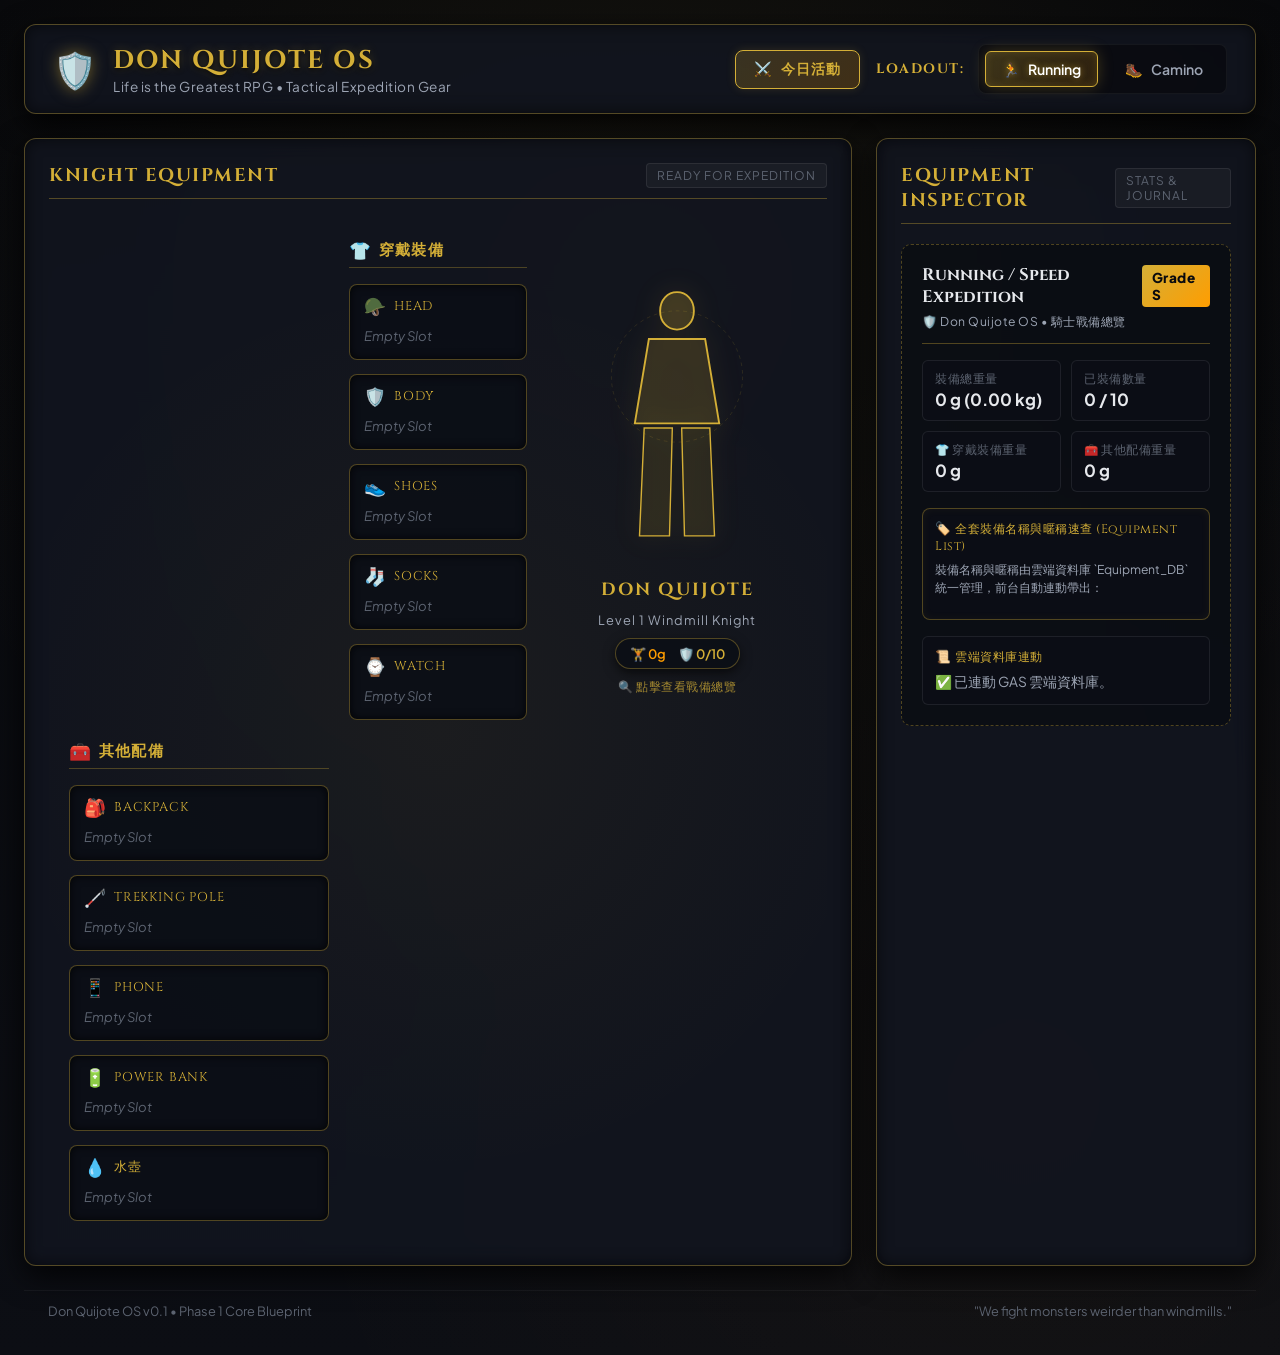
<file: index.html>
<!DOCTYPE html>
<html lang="zh-TW">
<head>
    <meta charset="UTF-8">
    <meta name="viewport" content="width=device-width, initial-scale=1.0">
    <!-- Prevent Search Engine Indexing (Privacy Protection) -->
    <meta name="robots" content="noindex, nofollow, noarchive, nosnippet">
    <meta name="googlebot" content="noindex, nofollow, noarchive, nosnippet">
    <title>Don Quijote OS - RPG Adventure Inventory</title>
    <!-- Favicon & App Icon -->
    <link rel="icon" type="image/png" href="assets/favicon.png">
    <link rel="apple-touch-icon" href="assets/favicon.png">
    <!-- Google Fonts for RPG Fantasy Typography -->
    <link rel="preconnect" href="https://fonts.googleapis.com">
    <link rel="preconnect" href="https://fonts.gstatic.com" crossorigin>
    <link href="https://fonts.googleapis.com/css2?family=Cinzel:wght@500;700;900&family=Plus+Jakarta+Sans:wght@400;500;600;700&display=swap" rel="stylesheet">
    <link rel="stylesheet" href="style.css?v=0.1.6">
</head>
<body>
    <div class="rpg-container">
        <!-- Header / Navigation Bar -->
        <header class="app-header">
            <div class="brand">
                <div class="brand-icon">🛡️</div>
                <div>
                    <h1 class="app-title">DON QUIJOTE OS</h1>
                    <p class="app-subtitle">Life is the Greatest RPG • Tactical Expedition Gear</p>
                </div>
            </div>
            
            <div class="header-actions">
                <!-- Record Expedition Action Button -->
                <button class="btn-expedition-trigger" id="btn-open-expedition">
                    <span class="btn-icon">⚔️</span>
                    <span class="btn-text">今日活動</span>
                </button>

                <!-- Loadout Switch Buttons -->
                <nav class="loadout-nav">
                    <span class="loadout-label">LOADOUT:</span>
                    <div class="loadout-buttons">
                        <button class="loadout-btn active" data-loadout="running">
                            <span class="btn-icon">🏃</span>
                            <span class="btn-text">Running</span>
                        </button>
                        <button class="loadout-btn" data-loadout="camino">
                            <span class="btn-icon">🥾</span>
                            <span class="btn-text">Camino</span>
                        </button>
                    </div>
                </nav>
            </div>
        </header>

        <!-- Main Content Area -->
        <main class="main-layout">
            <!-- Left & Center: Character Equipment Screen -->
            <section class="character-section">
                <div class="section-header">
                    <h2 class="section-title">KNIGHT EQUIPMENT</h2>
                    <span class="status-badge">READY FOR EXPEDITION</span>
                </div>

                <div class="paperdoll-container">
                    <!-- Background ambient ring & glow -->
                    <div class="paperdoll-glow"></div>

                    <!-- Left Equipment Slots Column: 👕 穿戴裝備 -->
                    <div class="slots-column slots-left">
                        <div class="slots-category-header">
                            <span class="category-icon">👕</span>
                            <span class="category-title">穿戴裝備</span>
                        </div>

                        <div class="eq-slot" data-slot="head" id="slot-head">
                            <div class="slot-header">
                                <span class="slot-icon">🪖</span>
                                <span class="slot-name">Head</span>
                            </div>
                            <div class="slot-content">
                                <span class="slot-item-placeholder">Empty Slot</span>
                            </div>
                        </div>

                        <div class="eq-slot" data-slot="body" id="slot-body">
                            <div class="slot-header">
                                <span class="slot-icon">🛡️</span>
                                <span class="slot-name">Body</span>
                            </div>
                            <div class="slot-content">
                                <span class="slot-item-placeholder">Empty Slot</span>
                            </div>
                        </div>

                        <div class="eq-slot" data-slot="shoes" id="slot-shoes">
                            <div class="slot-header">
                                <span class="slot-icon">👟</span>
                                <span class="slot-name">Shoes</span>
                            </div>
                            <div class="slot-content">
                                <span class="slot-item-placeholder">Empty Slot</span>
                            </div>
                        </div>

                        <div class="eq-slot" data-slot="socks" id="slot-socks">
                            <div class="slot-header">
                                <span class="slot-icon">🧦</span>
                                <span class="slot-name">Socks</span>
                            </div>
                            <div class="slot-content">
                                <span class="slot-item-placeholder">Empty Slot</span>
                            </div>
                        </div>

                        <div class="eq-slot" data-slot="watch" id="slot-watch">
                            <div class="slot-header">
                                <span class="slot-icon">⌚</span>
                                <span class="slot-name">Watch</span>
                            </div>
                            <div class="slot-content">
                                <span class="slot-item-placeholder">Empty Slot</span>
                            </div>
                        </div>
                    </div>

                    <!-- Center Character Avatar Silhouette -->
                    <div class="character-avatar" id="knight-avatar-btn" title="點擊檢視騎士戰備總覽">
                        <div class="avatar-frame">
                            <div class="silhouette-art">
                                <svg viewBox="0 0 200 320" class="knight-svg">
                                    <path d="M100 30 C110 30 118 38 118 50 C118 62 110 70 100 70 C90 70 82 62 82 50 C82 38 90 30 100 30 Z" fill="rgba(212, 175, 55, 0.2)" stroke="#d4af37" stroke-width="2" />
                                    <path d="M70 80 L130 80 L145 170 L55 170 Z" fill="rgba(212, 175, 55, 0.15)" stroke="#d4af37" stroke-width="2" />
                                    <path d="M65 175 L95 175 L92 290 L60 290 Z" fill="rgba(212, 175, 55, 0.1)" stroke="#d4af37" stroke-width="1.5" />
                                    <path d="M105 175 L135 175 L140 290 L108 290 Z" fill="rgba(212, 175, 55, 0.1)" stroke="#d4af37" stroke-width="1.5" />
                                    <!-- Windmill Crest Aura -->
                                    <circle cx="100" cy="120" r="70" fill="none" stroke="rgba(212, 175, 55, 0.15)" stroke-width="1" stroke-dasharray="4 4" />
                                </svg>
                            </div>
                            <div class="knight-title">DON QUIJOTE</div>
                            <div class="knight-class">Level 1 Windmill Knight</div>
                            <div class="avatar-badge" id="avatar-total-badge">
                                <span class="badge-weight">🏋️ ---g</span>
                                <span class="badge-count">🛡️ 10/10</span>
                            </div>
                            <div class="avatar-click-hint">🔍 點擊查看戰備總覽</div>
                        </div>
                    </div>

                    <!-- Right Equipment Slots Column: 🧰 其他配備 -->
                    <div class="slots-column slots-right">
                        <div class="slots-category-header">
                            <span class="category-icon">🧰</span>
                            <span class="category-title">其他配備</span>
                        </div>

                        <div class="eq-slot" data-slot="backpack" id="slot-backpack">
                            <div class="slot-header">
                                <span class="slot-icon">🎒</span>
                                <span class="slot-name">Backpack</span>
                            </div>
                            <div class="slot-content">
                                <span class="slot-item-placeholder">Empty Slot</span>
                            </div>
                        </div>

                        <div class="eq-slot" data-slot="trekking-pole" id="slot-trekking-pole">
                            <div class="slot-header">
                                <span class="slot-icon">🦯</span>
                                <span class="slot-name">Trekking Pole</span>
                            </div>
                            <div class="slot-content">
                                <span class="slot-item-placeholder">Empty Slot</span>
                            </div>
                        </div>

                        <div class="eq-slot" data-slot="phone" id="slot-phone">
                            <div class="slot-header">
                                <span class="slot-icon">📱</span>
                                <span class="slot-name">Phone</span>
                            </div>
                            <div class="slot-content">
                                <span class="slot-item-placeholder">Empty Slot</span>
                            </div>
                        </div>

                        <div class="eq-slot" data-slot="power-bank" id="slot-power-bank">
                            <div class="slot-header">
                                <span class="slot-icon">🔋</span>
                                <span class="slot-name">Power Bank</span>
                            </div>
                            <div class="slot-content">
                                <span class="slot-item-placeholder">Empty Slot</span>
                            </div>
                        </div>

                        <div class="eq-slot" data-slot="water" id="slot-water">
                            <div class="slot-header">
                                <span class="slot-icon">💧</span>
                                <span class="slot-name">水壺</span>
                            </div>
                            <div class="slot-content">
                                <span class="slot-item-placeholder">Empty Slot</span>
                            </div>
                        </div>
                    </div>
                </div>
            </section>

            <!-- Right: Equipment Panel Inspector (Blank / Ready state) -->
            <aside class="panel-section">
                <div class="section-header">
                    <h2 class="section-title">EQUIPMENT INSPECTOR</h2>
                    <span class="panel-status">STATS & JOURNAL</span>
                </div>

                <div class="equipment-panel" id="equipment-panel">
                    <div class="panel-empty-state">
                        <div class="empty-icon">📜</div>
                        <h3 class="empty-title">Select an Gear Slot</h3>
                        <p class="empty-desc">Click on any equipment slot to inspect item specifications, weight, ratings, and battle logs against modern windmills.</p>
                    </div>
                </div>
            </aside>
        </main>
        
        <!-- Footer -->
        <footer class="app-footer">
            <span>Don Quijote OS v0.1 • Phase 1 Core Blueprint</span>
            <span>"We fight monsters weirder than windmills."</span>
        </footer>
    </div>

    <!-- Toast Notification Banner -->
    <div id="toast-notification" class="toast-notification"></div>

    <!-- Expedition Log Modal Dialog -->
    <div id="expedition-modal" class="modal-overlay hidden">
        <div class="modal-card">
            <!-- Modal Header -->
            <div class="modal-header">
                <div class="modal-title-group">
                    <span class="modal-icon">⚔️</span>
                    <div>
                        <h2 class="modal-title">RECORD EXPEDITION LOG</h2>
                        <p class="modal-subtitle">遠征戰報錄入 • 記錄對抗現代風車的冒險經驗</p>
                    </div>
                </div>
                <div class="modal-actions-group">
                    <button type="button" class="btn-garmin-sync" id="btn-sync-garmin" title="從本機 Garmin API 一鍵同步最新活動資料">
                        <span class="garmin-spin-icon">🔄</span> 同步 Garmin 965 最新活動
                    </button>
                    <button class="modal-close-btn" id="btn-close-modal">&times;</button>
                </div>
            </div>

            <!-- Modal Tab Selector -->
            <div class="modal-tabs">
                <button class="modal-tab-btn active" data-tab="running">
                    <span>🏃‍♂️</span> Run
                </button>
                <button class="modal-tab-btn" data-tab="citywalk">
                    <span>🌇</span> CityWalk
                </button>
                <button class="modal-tab-btn" data-tab="taipeigrandtrail">
                    <span>🥾</span> Taipei Grand Trail
                </button>
            </div>

            <!-- Modal Body Content -->
            <div class="modal-body">
                <!-- Equipment Selector (Common to all tabs) -->
                <div class="form-section">
                    <label class="form-label">
                        <span>🎒 今日穿戴裝備（Garmin 自動帶入 / 可自由點選或編輯）：</span>
                        <span class="label-hint">同步 Garmin 自動帶入綁定裝備，亦可手動輸入補充</span>
                    </label>
                    <div class="gear-chips-container" id="modal-gear-chips">
                        <!-- Dynamic Gear Chips Rendered by JS -->
                    </div>
                    <input type="text" id="modal-equipment-input" class="form-input" placeholder="例如: 「Banana」 MIZUNO REVOLT 3">
                </div>

                <!-- Tab 1: Running Log Form -->
                <form id="form-running" class="log-form">
                    <div class="form-section-title">📌 基礎跑步資訊</div>
                    <div class="form-grid">
                        <div class="form-group">
                            <label>📅 日期</label>
                            <input type="date" id="run-date" required>
                        </div>
                        <div class="form-group">
                            <label>🏃 科目</label>
                            <input type="text" id="run-subject" placeholder="例如: 慢跑 / 間歇 / 節奏跑">
                        </div>
                        <div class="form-group">
                            <label>📋 課表內容</label>
                            <input type="text" id="run-workout" placeholder="例如: 10K E跑 / 400m x 8">
                        </div>
                        <div class="form-group">
                            <label>📍 地點</label>
                            <input type="text" id="run-location" placeholder="例如: 大安森林公園 / 田徑場">
                        </div>
                        <div class="form-group">
                            <label>🌤️ 天氣與氣溫</label>
                            <input type="text" id="run-weather" placeholder="例如: 24°C 晴朗微風">
                        </div>
                        <div class="form-group">
                            <label>📏 距離 (KM)</label>
                            <input type="number" step="0.01" id="run-distance" placeholder="例如: 10.5" required>
                        </div>
                        <div class="form-group">
                            <label>⏱️ 時間</label>
                            <input type="text" id="run-duration" placeholder="例如: 55:30">
                        </div>
                        <div class="form-group">
                            <label>🫁 VO2Max 跑力</label>
                            <input type="text" id="run-vo2max" placeholder="例如: 52">
                        </div>
                    </div>

                    <div class="form-section-title">🏃‍♀️ 配速、步頻與跑姿力學</div>
                    <div class="form-grid">
                        <div class="form-group">
                            <label>🏃‍♀️ 跑步配速（平均）</label>
                            <input type="text" id="run-pace-avg" placeholder="例如: 5'15/km">
                        </div>
                        <div class="form-group">
                            <label>🏃‍♀️ 跑步配速（跑段）</label>
                            <input type="text" id="run-pace-interval" placeholder="例如: 4'30/km">
                        </div>
                        <div class="form-group">
                            <label>🏃🏻‍♂️ 平均步頻 (spm)</label>
                            <input type="number" id="run-cadence-avg" placeholder="例如: 182">
                        </div>
                        <div class="form-group">
                            <label>🏃🏼 最大步頻 (spm)</label>
                            <input type="number" id="run-cadence-max" placeholder="例如: 198">
                        </div>
                        <div class="form-group">
                            <label>🏃🏼 平均移動效率 (%)</label>
                            <input type="number" step="0.1" id="run-movement-efficiency" placeholder="例如: 8.5">
                        </div>
                        <div class="form-group">
                            <label>🏃🏼 平均垂直振幅 (cm)</label>
                            <input type="number" step="0.1" id="run-vertical-oscillation" placeholder="例如: 7.4">
                        </div>
                        <div class="form-group">
                            <label>🏃🏼 平均觸地時間 (毫秒)</label>
                            <input type="number" id="run-ground-contact-time" placeholder="例如: 215">
                        </div>
                        <div class="form-group">
                            <label>🎯 技術專注點</label>
                            <input type="text" id="run-tech" placeholder="例如: 前腳掌著地 / 核心挺直">
                        </div>
                    </div>

                    <div class="form-section-title">❤️ 心率數據與區間時間占比</div>
                    <div class="form-grid">
                        <div class="form-group">
                            <label>❤️ 平均心率 (bpm)</label>
                            <input type="number" id="run-hr-avg" placeholder="例如: 155">
                        </div>
                        <div class="form-group">
                            <label>💖 最大心率 (bpm)</label>
                            <input type="number" id="run-hr-max" placeholder="例如: 178">
                        </div>
                    </div>

                    <div class="hr-zones-section">
                        <label class="form-label-sub">💞 心率區間時間占比 (%) <span class="label-hint">未達 Z1 區間者自動歸入低強度熱身</span></label>
                        <div class="hr-zones-grid">
                            <div class="zone-input-group">
                                <span class="zone-tag z1">Z1 (141-160)</span>
                                <input type="number" step="0.1" id="run-z1-pct" placeholder="0~100">
                                <span class="unit-symbol">%</span>
                            </div>
                            <div class="zone-input-group">
                                <span class="zone-tag z2">Z2 (161-174)</span>
                                <input type="number" step="0.1" id="run-z2-pct" placeholder="0~100">
                                <span class="unit-symbol">%</span>
                            </div>
                            <div class="zone-input-group">
                                <span class="zone-tag z3">Z3 (175-179)</span>
                                <input type="number" step="0.1" id="run-z3-pct" placeholder="0~100">
                                <span class="unit-symbol">%</span>
                            </div>
                            <div class="zone-input-group">
                                <span class="zone-tag z4">Z4 (180-188)</span>
                                <input type="number" step="0.1" id="run-z4-pct" placeholder="0~100">
                                <span class="unit-symbol">%</span>
                            </div>
                            <div class="zone-input-group">
                                <span class="zone-tag z5">Z5 (188+)</span>
                                <input type="number" step="0.1" id="run-z5-pct" placeholder="0~100">
                                <span class="unit-symbol">%</span>
                            </div>
                        </div>
                    </div>

                    <div class="form-group full-width margin-top">
                        <label>💥 體感疲勞度 (0 ~ 10)：<span id="run-fatigue-val" class="value-highlight">5</span></label>
                        <input type="range" min="0" max="10" value="5" id="run-fatigue" class="rpg-slider">
                    </div>

                    <div class="form-group full-width">
                        <label>🩺 身體狀況與反應</label>
                        <input type="text" id="run-bodystate" placeholder="例如: 左膝微緊、整體狀態良好">
                    </div>

                    <div class="form-group full-width">
                        <label>📝 感想與風車對抗心得</label>
                        <textarea id="run-notes" rows="3" placeholder="記錄今天的跑步體驗與對抗現實的心得..."></textarea>
                    </div>
                </form>

                <!-- Tab 2: CityWalk Log Form (Hidden by default) -->
                <form id="form-citywalk" class="log-form hidden">
                    <div class="form-grid">
                        <div class="form-group">
                            <label>📅 日期</label>
                            <input type="date" id="walk-date" required>
                        </div>
                        <div class="form-group">
                            <label>🗺️ 微旅行主題</label>
                            <input type="text" id="walk-theme" placeholder="例如: 大稻埕舊城巡邏">
                        </div>
                        <div class="form-group">
                            <label>🚶 漫遊路線</label>
                            <input type="text" id="walk-route" placeholder="例如: 北門站 -> 迪化街 -> 碼頭">
                        </div>
                        <div class="form-group">
                            <label>📍 地點 / 區域</label>
                            <input type="text" id="walk-location" placeholder="例如: 台北市大同區">
                        </div>
                        <div class="form-group">
                            <label>🌤️ 天氣</label>
                            <input type="text" id="walk-weather" placeholder="例如: 26°C 舒適陰天">
                        </div>
                        <div class="form-group">
                            <label>📏 步行距離 (KM)</label>
                            <input type="number" step="0.01" id="walk-distance" placeholder="例如: 6.8" required>
                        </div>
                        <div class="form-group">
                            <label>⏱️ 探索時間</label>
                            <input type="text" id="walk-duration" placeholder="例如: 2小時15分">
                        </div>
                        <div class="form-group">
                            <label>👟 總步數</label>
                            <input type="number" id="walk-steps" placeholder="例如: 11200">
                        </div>
                        <div class="form-group">
                            <label>❤️ 平均心率</label>
                            <input type="text" id="walk-hr" placeholder="例如: 98 bpm">
                        </div>
                        <div class="form-group">
                            <label>🥤 途中補給</label>
                            <input type="text" id="walk-supply" placeholder="例如: 青草茶 + 永樂市場包子">
                        </div>
                        <div class="form-group">
                            <label>🎵 BGM 背景音樂</label>
                            <input type="text" id="walk-bgm" placeholder="例如: Lofi Hip Hop / Flamenco">
                        </div>
                        <div class="form-group">
                            <label>💡 今日一句話</label>
                            <input type="text" id="walk-quote" placeholder="例如: 騎士不需要名駒，只需要探索的雙腳">
                        </div>
                    </div>

                    <div class="form-group full-width margin-top">
                        <label>💥 體感疲勞度 (0 ~ 10)：<span id="walk-fatigue-val" class="value-highlight">4</span></label>
                        <input type="range" min="0" max="10" value="4" id="walk-fatigue" class="rpg-slider">
                    </div>

                    <!-- Star Ratings Grid -->
                    <div class="ratings-grid">
                        <div class="rating-box">
                            <label>🥾 Camino 朝聖指數</label>
                            <div class="star-rating" data-rating="walk-camino" data-value="4">
                                <span data-val="1">★</span><span data-val="2">★</span><span data-val="3">★</span><span data-val="4" class="active">★</span><span data-val="5">★</span>
                            </div>
                        </div>
                        <div class="rating-box">
                            <label>🧭 探索驚喜指數</label>
                            <div class="star-rating" data-rating="walk-explore" data-value="5">
                                <span data-val="1">★</span><span data-val="2">★</span><span data-val="3">★</span><span data-val="4">★</span><span data-val="5" class="active">★</span>
                            </div>
                        </div>
                        <div class="rating-box">
                            <label>🔄 想再訪指數</label>
                            <div class="star-rating" data-rating="walk-revisit" data-value="5">
                                <span data-val="1">★</span><span data-val="2">★</span><span data-val="3">★</span><span data-val="4">★</span><span data-val="5" class="active">★</span>
                            </div>
                        </div>
                    </div>

                    <div class="form-group full-width">
                        <label>🩺 身體狀況</label>
                        <input type="text" id="walk-bodystate" placeholder="例如: 輕鬆隨意、雙腳無恙">
                    </div>

                    <div class="form-group full-width">
                        <label>✨ 印象最深刻的事</label>
                        <textarea id="walk-memorable" rows="2" placeholder="例如: 發現隱藏在巷弄的老咖啡館與巨型風車壁畫..."></textarea>
                    </div>
                </form>

                <!-- Tab 3: Taipei Grand Trail Log Form (Hidden by default) -->
                <form id="form-taipeigrandtrail" class="log-form hidden">
                    <div class="form-section-title">📌 基礎資訊</div>
                    <div class="form-grid">
                        <div class="form-group">
                            <label>📅 日期</label>
                            <input type="date" id="tgt-date" required>
                        </div>
                        <div class="form-group">
                            <label>🥾 台北大縱走段數</label>
                            <select id="tgt-section" class="rpg-select">
                                <option value="第1段">第 1 段 (關渡 ➜ 二子坪)</option>
                                <option value="第2段">第 2 段 (二子坪 ➜ 小油坑)</option>
                                <option value="第3段">第 3 段 (小油坑 ➜ 風櫃口)</option>
                                <option value="第4段">第 4 段 (風櫃口 ➜ 捷運大湖公園站)</option>
                                <option value="第5段">第 5 段 (劍潭支線: 劍潭 ➜ 碧山嚴)</option>
                                <option value="第6段">第 6 段 (捷運中華科技大學 ➜ 捷運麟光站)</option>
                                <option value="第7段">第 7 段 (名德路 ➜ 貓空政大)</option>
                                <option value="第8段">第 8 段 (河濱自行車道: 捷運動物園站 ➜ 捷運關渡站)</option>
                            </select>
                        </div>
                        <div class="form-group">
                            <label>🗺️ 路線描述</label>
                            <input type="text" id="tgt-route" placeholder="例如: 捷運關渡站 -> 二子坪遊客服務站">
                        </div>
                        <div class="form-group">
                            <label>🏁 起點 ➜ 終點</label>
                            <input type="text" id="tgt-start-end" placeholder="例如: 關渡站 ➜ 二子坪">
                        </div>
                    </div>

                    <div class="form-section-title">🌤️ 環境與路況</div>
                    <div class="form-grid">
                        <div class="form-group">
                            <label>🌡️ 氣溫與天氣</label>
                            <input type="text" id="tgt-weather" placeholder="例如: 22°C 晴朗微風">
                        </div>
                    </div>
                    <div class="form-group full-width">
                        <label>⛰️ 路況特徵（點擊多選）：</label>
                        <div class="road-chips-container" id="tgt-road-chips">
                            <div class="road-chip" data-road="乾燥">☀️ 乾燥</div>
                            <div class="road-chip" data-road="潮濕">💧 潮濕</div>
                            <div class="road-chip" data-road="泥濘">🌧️ 泥濘</div>
                            <div class="road-chip" data-road="石階">🪜 石階</div>
                            <div class="road-chip" data-road="土徑">🌲 土徑</div>
                            <div class="road-chip" data-road="拉繩">🧗 拉繩</div>
                            <div class="road-chip" data-road="曝曬">🔥 曝曬</div>
                        </div>
                    </div>

                    <div class="form-section-title">🏃‍♂️ 運動與登山遙測</div>
                    <div class="form-grid">
                        <div class="form-group">
                            <label>📏 總距離 (KM)</label>
                            <input type="number" step="0.01" id="tgt-distance" placeholder="例如: 13.2" required>
                        </div>
                        <div class="form-group">
                            <label>⏱️ 總時間</label>
                            <input type="text" id="tgt-total-time" placeholder="例如: 5小時20分">
                        </div>
                        <div class="form-group">
                            <label>🚶‍♂️ 移動時間</label>
                            <input type="text" id="tgt-moving-time" placeholder="例如: 4小時10分">
                        </div>
                        <div class="form-group">
                            <label>☕ 停留時間</label>
                            <input type="text" id="tgt-rest-time" placeholder="例如: 1小時10分">
                        </div>
                        <div class="form-group">
                            <label>⚡ 平均速度</label>
                            <input type="text" id="tgt-avg-speed" placeholder="例如: 3.2 km/h">
                        </div>
                        <div class="form-group">
                            <label>👟 總步數</label>
                            <input type="number" id="tgt-steps" placeholder="例如: 22500">
                        </div>
                        <div class="form-group">
                            <label>📈 累積爬升 (m)</label>
                            <input type="number" id="tgt-elevation-gain" placeholder="例如: 850">
                        </div>
                        <div class="form-group">
                            <label>📉 累積下降 (m)</label>
                            <input type="number" id="tgt-elevation-loss" placeholder="例如: 620">
                        </div>
                    </div>

                    <div class="form-section-title">❤️ 生理、疲勞與路線難度</div>
                    <div class="form-grid">
                        <div class="form-group">
                            <label>❤️ 平均心率 (bpm)</label>
                            <input type="number" id="tgt-hr-avg" placeholder="例如: 138">
                        </div>
                        <div class="form-group">
                            <label>💖 最高心率 (bpm)</label>
                            <input type="number" id="tgt-hr-max" placeholder="例如: 165">
                        </div>
                    </div>

                    <div class="form-group full-width margin-top">
                        <label>💥 體感疲勞度 (0 ~ 10)：<span id="tgt-fatigue-val" class="value-highlight">6</span></label>
                        <input type="range" min="0" max="10" value="6" id="tgt-fatigue" class="rpg-slider">
                    </div>

                    <div class="form-group full-width">
                        <label>⛰️ 路線難度評估 (0 ~ 10)：<span id="tgt-difficulty-val" class="value-highlight">7</span></label>
                        <input type="range" min="0" max="10" value="7" id="tgt-difficulty" class="rpg-slider">
                    </div>

                    <div class="form-group full-width">
                        <label>🩺 身體狀況觀察</label>
                        <input type="text" id="tgt-bodystate" placeholder="例如: 股四頭肌微酸、右腳踝無不適">
                    </div>

                    <div class="form-section-title">🥪 補給與遠征體驗心得</div>
                    <div class="form-grid">
                        <div class="form-group">
                            <label>🥤 補給紀錄</label>
                            <input type="text" id="tgt-supply" placeholder="例如: 能量膠 x2 + 寶礦力 1L + 飯糰">
                        </div>
                        <div class="form-group">
                            <label>📸 今日最佳照片描述</label>
                            <input type="text" id="tgt-best-photo" placeholder="例如: 面向關渡平原的夕陽與騎士背影">
                        </div>
                        <div class="form-group">
                            <label>💚 今日最喜歡的一段</label>
                            <input type="text" id="tgt-favorite-section" placeholder="例如: 面天山步道林蔭石階">
                        </div>
                        <div class="form-group">
                            <label>🔥 今日最痛苦的一段</label>
                            <input type="text" id="tgt-hardest-section" placeholder="例如: 陡峭無遮蔽的高溫石階爬升">
                        </div>
                        <div class="form-group">
                            <label>💡 今天學到的一件事</label>
                            <input type="text" id="tgt-lesson-learned" placeholder="例如: 登山杖在長距離陡下能節省20%膝蓋衝擊">
                        </div>
                        <div class="form-group">
                            <label>💬 今日一句話</label>
                            <input type="text" id="tgt-quote" placeholder="例如: 台北大縱走是朝聖 Camino 最佳的前哨站">
                        </div>
                        <div class="form-group">
                            <label>🎵 今日 BGM</label>
                            <input type="text" id="tgt-bgm" placeholder="例如: Acoustic Guitar / Epic Adventure RPG OST">
                        </div>
                    </div>

                    <!-- Star Ratings Grid -->
                    <div class="ratings-grid">
                        <div class="rating-box">
                            <label>🥾 Camino 相似度</label>
                            <div class="star-rating" data-rating="tgt-camino" data-value="4">
                                <span data-val="1">★</span><span data-val="2">★</span><span data-val="3">★</span><span data-val="4" class="active">★</span><span data-val="5">★</span>
                            </div>
                        </div>
                        <div class="rating-box">
                            <label>🏞️ 景觀指數</label>
                            <div class="star-rating" data-rating="tgt-scenery" data-value="5">
                                <span data-val="1">★</span><span data-val="2">★</span><span data-val="3">★</span><span data-val="4">★</span><span data-val="5" class="active">★</span>
                            </div>
                        </div>
                        <div class="rating-box">
                            <label>🧗 挑戰指數</label>
                            <div class="star-rating" data-rating="tgt-challenge" data-value="4">
                                <span data-val="1">★</span><span data-val="2">★</span><span data-val="3">★</span><span data-val="4" class="active">★</span><span data-val="5">★</span>
                            </div>
                        </div>
                        <div class="rating-box">
                            <label>🔄 再訪指數</label>
                            <div class="star-rating" data-rating="tgt-revisit" data-value="5">
                                <span data-val="1">★</span><span data-val="2">★</span><span data-val="3">★</span><span data-val="4">★</span><span data-val="5" class="active">★</span>
                            </div>
                        </div>
                    </div>

                    <div class="form-group full-width">
                        <label>📝 復盤（下次可以更好的地方）</label>
                        <textarea id="tgt-review" rows="3" placeholder="記錄裝備調整、水份補給時機、體能配速調整與下次遠征改善方案..."></textarea>
                    </div>
                </form>
            </div>

            <!-- Modal Footer Action -->
            <div class="modal-footer">
                <button type="button" class="btn-cancel" id="btn-cancel-modal">取消</button>
                <button type="button" class="btn-submit-log" id="btn-save-copy-prompt">
                    <span>📋</span> 儲存並複製 AI 分析 Prompt
                </button>
            </div>
        </div>
    </div>

    <script src="app.js?v=clean_016"></script>
</body>
</html>
</file>
<file: style.css>
/* ==========================================================================
   DON QUIJOTE OS - DESIGN SYSTEM & RPG STYLESHEET (v0.1)
   ========================================================================== */

/* Modern CSS Reset & Color Variables */
:root {
    --bg-dark: #090a0e;
    --bg-card: rgba(18, 22, 32, 0.85);
    --bg-card-hover: rgba(28, 34, 48, 0.95);
    --bg-slot: rgba(12, 15, 23, 0.9);
    
    --border-gold: rgba(212, 175, 55, 0.35);
    --border-gold-glow: rgba(212, 175, 55, 0.8);
    --border-muted: rgba(255, 255, 255, 0.08);

    --accent-gold: #d4af37;
    --accent-amber: #ff9d00;
    --accent-crimson: #c93b3b;
    --accent-cyan: #3bc9db;
    
    --text-primary: #e6e8ec;
    --text-secondary: #9da5b4;
    --text-muted: #5c6370;

    --font-heading: 'Cinzel', serif;
    --font-sans: 'Plus Jakarta Sans', system-ui, -apple-system, sans-serif;

    --shadow-gothic: 0 10px 30px rgba(0, 0, 0, 0.8), inset 0 0 15px rgba(0, 0, 0, 0.6);
    --glow-gold: 0 0 15px rgba(212, 175, 55, 0.25);
}

* {
    margin: 0;
    padding: 0;
    box-sizing: border-box;
}

body {
    background-color: var(--bg-dark);
    background-image: 
        radial-gradient(circle at 50% 20%, rgba(212, 175, 55, 0.07) 0%, transparent 60%),
        radial-gradient(circle at 80% 80%, rgba(255, 157, 0, 0.04) 0%, transparent 50%),
        linear-gradient(to bottom, #07080b, #0c0e14);
    color: var(--text-primary);
    font-family: var(--font-sans);
    min-height: 100vh;
    display: flex;
    justify-content: center;
    align-items: flex-start;
    padding: 24px;
    overflow-x: hidden;
}

/* Container */
.rpg-container {
    width: 100%;
    max-width: 1380px;
    display: flex;
    flex-direction: column;
    gap: 24px;
}

/* Header & Brand */
.app-header {
    background: var(--bg-card);
    border: 1px solid var(--border-gold);
    border-radius: 12px;
    padding: 18px 28px;
    display: flex;
    justify-content: space-between;
    align-items: center;
    backdrop-filter: blur(12px);
    box-shadow: var(--shadow-gothic);
}

.brand {
    display: flex;
    align-items: center;
    gap: 16px;
}

.brand-icon {
    font-size: 2.2rem;
    filter: drop-shadow(0 0 8px rgba(212, 175, 55, 0.5));
}

.app-title {
    font-family: var(--font-heading);
    font-size: 1.6rem;
    letter-spacing: 2px;
    color: var(--accent-gold);
    text-shadow: 0 2px 4px rgba(0,0,0,0.8), 0 0 10px rgba(212, 175, 55, 0.3);
}

.app-subtitle {
    font-size: 0.85rem;
    color: var(--text-secondary);
    letter-spacing: 0.5px;
}

/* Loadout Navigation Bar */
.loadout-nav {
    display: flex;
    align-items: center;
    gap: 14px;
}

.loadout-label {
    font-family: var(--font-heading);
    font-size: 0.85rem;
    letter-spacing: 1.5px;
    color: var(--accent-gold);
    font-weight: 700;
}

.loadout-buttons {
    display: flex;
    gap: 10px;
    background: rgba(0, 0, 0, 0.4);
    padding: 6px;
    border-radius: 8px;
    border: 1px solid rgba(255, 255, 255, 0.05);
}

.loadout-btn {
    background: transparent;
    border: 1px solid transparent;
    color: var(--text-secondary);
    padding: 8px 16px;
    border-radius: 6px;
    font-family: var(--font-sans);
    font-weight: 600;
    font-size: 0.88rem;
    cursor: pointer;
    display: flex;
    align-items: center;
    gap: 8px;
    transition: all 0.25s cubic-bezier(0.4, 0, 0.2, 1);
}

.loadout-btn:hover {
    color: var(--text-primary);
    background: rgba(212, 175, 55, 0.1);
    border-color: rgba(212, 175, 55, 0.3);
}

.loadout-btn.active {
    background: linear-gradient(135deg, rgba(212, 175, 55, 0.25), rgba(255, 157, 0, 0.15));
    color: #ffffff;
    border: 1px solid var(--accent-gold);
    box-shadow: var(--glow-gold), inset 0 0 8px rgba(212, 175, 55, 0.2);
    text-shadow: 0 0 6px rgba(212, 175, 55, 0.6);
}

/* Main Layout Grid */
.main-layout {
    display: grid;
    grid-template-columns: 1fr 380px;
    gap: 24px;
}

@media (max-width: 1024px) {
    .main-layout {
        grid-template-columns: 1fr;
    }
}

/* Common Section Header */
.section-header {
    display: flex;
    justify-content: space-between;
    align-items: center;
    margin-bottom: 20px;
    padding-bottom: 10px;
    border-bottom: 1px solid var(--border-gold);
}

.section-title {
    font-family: var(--font-heading);
    font-size: 1.15rem;
    letter-spacing: 1.5px;
    color: var(--accent-gold);
}

.status-badge, .panel-status {
    font-size: 0.75rem;
    letter-spacing: 1px;
    color: var(--text-muted);
    background: rgba(255, 255, 255, 0.04);
    padding: 4px 10px;
    border-radius: 4px;
    border: 1px solid var(--border-muted);
}

/* Character & Equipment Section */
.character-section {
    background: var(--bg-card);
    border: 1px solid var(--border-gold);
    border-radius: 12px;
    padding: 24px;
    backdrop-filter: blur(12px);
    box-shadow: var(--shadow-gothic);
}

.paperdoll-container {
    display: grid;
    grid-template-columns: 260px 1fr 260px;
    gap: 20px;
    align-items: center;
    position: relative;
    min-height: 540px;
    background: radial-gradient(circle at 50% 50%, rgba(212, 175, 55, 0.05) 0%, transparent 70%);
    border-radius: 10px;
    padding: 20px;
}

@media (max-width: 860px) {
    .paperdoll-container {
        grid-template-columns: 1fr;
    }
}

/* Equipment Slot Columns */
.slots-column {
    display: flex;
    flex-direction: column;
    gap: 14px;
    z-index: 2;
}

.slots-category-header {
    display: flex;
    align-items: center;
    gap: 8px;
    padding-bottom: 6px;
    border-bottom: 1px solid rgba(212, 175, 55, 0.3);
    margin-bottom: 2px;
}

.category-icon {
    font-size: 1.1rem;
}

.category-title {
    font-family: var(--font-heading);
    font-size: 0.95rem;
    color: var(--accent-gold);
    letter-spacing: 1.2px;
    font-weight: 700;
}

.eq-slot {
    background: var(--bg-slot);
    border: 1px solid var(--border-gold);
    border-radius: 8px;
    padding: 10px 14px;
    cursor: pointer;
    position: relative;
    transition: all 0.2s ease;
    box-shadow: inset 0 0 10px rgba(0, 0, 0, 0.8);
}

.eq-slot:hover {
    border-color: var(--accent-gold);
    background: var(--bg-card-hover);
    box-shadow: var(--glow-gold), inset 0 0 12px rgba(212, 175, 55, 0.15);
    transform: translateY(-2px);
}

.eq-slot.selected {
    border-color: var(--accent-amber);
    background: linear-gradient(135deg, rgba(212, 175, 55, 0.2), rgba(255, 157, 0, 0.1));
    box-shadow: 0 0 15px rgba(255, 157, 0, 0.3), inset 0 0 10px rgba(212, 175, 55, 0.2);
}

.slot-header {
    display: flex;
    align-items: center;
    gap: 8px;
    margin-bottom: 4px;
}

.slot-icon {
    font-size: 1.1rem;
}

.slot-name {
    font-family: var(--font-heading);
    font-size: 0.8rem;
    color: var(--accent-gold);
    letter-spacing: 0.8px;
    text-transform: uppercase;
}

.slot-content {
    display: flex;
    flex-direction: column;
    align-items: flex-start;
    justify-content: center;
    min-height: 28px;
    gap: 2px;
}

.slot-item-placeholder {
    font-size: 0.82rem;
    color: var(--text-muted);
    font-style: italic;
}

.slot-item-nickname {
    font-size: 0.86rem;
    font-weight: 700;
    color: var(--accent-gold);
    text-shadow: 0 0 6px rgba(212, 175, 55, 0.4);
    letter-spacing: 0.5px;
}

.slot-item-name {
    font-size: 0.78rem;
    font-weight: 500;
    color: var(--text-secondary);
}

/* Character Avatar Silhouette (Interactive Mannequin) */
.character-avatar {
    display: flex;
    justify-content: center;
    align-items: center;
    z-index: 2;
    cursor: pointer;
    transition: all 0.25s cubic-bezier(0.4, 0, 0.2, 1);
    padding: 12px;
    border-radius: 12px;
    border: 1px solid transparent;
}

.character-avatar:hover {
    background: rgba(212, 175, 55, 0.06);
    border-color: rgba(212, 175, 55, 0.3);
    box-shadow: var(--glow-gold);
    transform: scale(1.02);
}

.avatar-frame {
    display: flex;
    flex-direction: column;
    align-items: center;
    text-align: center;
    gap: 10px;
}

.knight-svg {
    width: 190px;
    height: 300px;
    filter: drop-shadow(0 0 12px rgba(212, 175, 55, 0.3));
    transition: filter 0.3s ease;
}

.character-avatar:hover .knight-svg {
    filter: drop-shadow(0 0 22px rgba(212, 175, 55, 0.65));
}

.knight-title {
    font-family: var(--font-heading);
    font-size: 1.1rem;
    letter-spacing: 2px;
    color: var(--accent-gold);
    font-weight: 700;
}

.knight-class {
    font-size: 0.8rem;
    color: var(--text-secondary);
    letter-spacing: 1px;
}

.avatar-badge {
    display: flex;
    gap: 12px;
    background: rgba(12, 15, 23, 0.95);
    border: 1px solid var(--border-gold);
    padding: 6px 14px;
    border-radius: 20px;
    font-size: 0.82rem;
    color: var(--text-primary);
    box-shadow: 0 4px 12px rgba(0, 0, 0, 0.6);
}

.badge-weight {
    color: var(--accent-amber);
    font-weight: 600;
}

.badge-count {
    color: var(--accent-gold);
    font-weight: 600;
}

.avatar-click-hint {
    font-size: 0.74rem;
    color: var(--accent-gold);
    letter-spacing: 0.5px;
    opacity: 0.75;
    transition: opacity 0.2s ease, text-shadow 0.2s ease;
}

.character-avatar:hover .avatar-click-hint {
    opacity: 1;
    text-shadow: 0 0 8px rgba(212, 175, 55, 0.6);
}

/* Equipment Panel (Inspector Details) */
.panel-section {
    background: var(--bg-card);
    border: 1px solid var(--border-gold);
    border-radius: 12px;
    padding: 24px;
    backdrop-filter: blur(12px);
    box-shadow: var(--shadow-gothic);
}

.equipment-panel {
    min-height: 480px;
    display: flex;
    flex-direction: column;
    justify-content: flex-start;
    align-items: stretch;
    background: rgba(8, 10, 15, 0.6);
    border: 1px dashed var(--border-gold);
    border-radius: 10px;
    padding: 20px;
}

.inspector-card {
    width: 100%;
    display: flex;
    flex-direction: column;
    gap: 16px;
    text-align: left;
}

.inspector-card-header {
    display: flex;
    justify-content: space-between;
    align-items: flex-start;
    border-bottom: 1px solid var(--border-gold);
    padding-bottom: 12px;
}

.inspector-item-nickname {
    font-family: var(--font-heading);
    font-size: 1.25rem;
    font-weight: 700;
    color: var(--accent-gold);
    text-shadow: 0 0 10px rgba(212, 175, 55, 0.5);
    line-height: 1.3;
    margin-bottom: 2px;
}

.inspector-item-name {
    font-family: var(--font-heading);
    font-size: 1.05rem;
    color: var(--text-primary);
    line-height: 1.3;
}

.inspector-item-category {
    font-size: 0.76rem;
    color: var(--text-secondary);
    letter-spacing: 0.5px;
    margin-top: 4px;
}

.inspector-badge-rating {
    background: linear-gradient(135deg, var(--accent-gold), var(--accent-amber));
    color: #090a0e;
    font-weight: 800;
    font-size: 0.85rem;
    padding: 4px 10px;
    border-radius: 4px;
    letter-spacing: 0.5px;
}

.inspector-nickname-box {
    background: rgba(12, 15, 23, 0.85);
    border: 1px solid var(--border-gold);
    padding: 12px;
    border-radius: 6px;
    box-shadow: inset 0 0 8px rgba(212, 175, 55, 0.08);
}

.inspector-nickname-input {
    width: 100%;
    background: rgba(8, 10, 15, 0.9);
    border: 1px solid var(--border-gold);
    border-radius: 4px;
    padding: 8px 12px;
    font-size: 0.9rem;
    color: var(--accent-gold);
    font-weight: 600;
    outline: none;
    transition: all 0.2s ease;
    box-sizing: border-box;
}

.inspector-nickname-input:focus {
    border-color: var(--accent-amber);
    box-shadow: var(--glow-gold);
    background: rgba(15, 18, 28, 0.95);
}

.inspector-nickname-input::placeholder {
    color: var(--text-muted);
    font-weight: 400;
    font-style: italic;
}

/* Quick Nickname Editor Grid */
.inspector-quick-nicknames-box {
    background: rgba(12, 15, 23, 0.85);
    border: 1px solid var(--border-gold);
    padding: 12px;
    border-radius: 8px;
    box-shadow: inset 0 0 10px rgba(212, 175, 55, 0.06);
}

.quick-nicknames-hint {
    font-size: 0.76rem;
    color: var(--text-secondary);
    margin-bottom: 10px;
}

.quick-nicknames-list {
    display: flex;
    flex-direction: column;
    gap: 8px;
    max-height: 280px;
    overflow-y: auto;
    padding-right: 4px;
}

.quick-nickname-row {
    display: flex;
    justify-content: space-between;
    align-items: center;
    gap: 10px;
    background: rgba(8, 10, 15, 0.6);
    border: 1px solid var(--border-muted);
    padding: 6px 10px;
    border-radius: 6px;
}

.quick-nickname-info {
    display: flex;
    flex-direction: column;
    min-width: 120px;
}

.quick-slot-label {
    font-size: 0.7rem;
    color: var(--accent-gold);
    font-weight: 700;
}

.quick-item-name {
    font-size: 0.76rem;
    color: var(--text-secondary);
    white-space: nowrap;
    overflow: hidden;
    text-overflow: ellipsis;
    max-width: 130px;
}

.quick-nickname-tag {
    font-size: 0.82rem;
    font-weight: 700;
    color: var(--accent-gold);
    text-shadow: 0 0 6px rgba(212, 175, 55, 0.3);
}

.quick-nickname-input:focus {
    border-color: var(--accent-amber);
    box-shadow: var(--glow-gold);
}

.quick-nickname-input::placeholder {
    color: var(--text-muted);
    font-weight: 400;
    font-style: italic;
}

.inspector-stat-grid {
    display: grid;
    grid-template-columns: 1fr 1fr;
    gap: 10px;
}

.inspector-stat-box {
    background: rgba(12, 15, 23, 0.85);
    border: 1px solid var(--border-muted);
    padding: 10px 12px;
    border-radius: 6px;
}

.stat-box-label {
    font-size: 0.72rem;
    color: var(--text-muted);
    text-transform: uppercase;
    letter-spacing: 0.5px;
}

.stat-box-value {
    font-size: 1.05rem;
    font-weight: 700;
    color: var(--text-primary);
    margin-top: 2px;
}

.inspector-notes-box {
    background: rgba(12, 15, 23, 0.85);
    border: 1px solid var(--border-muted);
    padding: 12px;
    border-radius: 6px;
}

.notes-box-title {
    font-size: 0.78rem;
    color: var(--accent-gold);
    font-family: var(--font-heading);
    margin-bottom: 6px;
    letter-spacing: 0.5px;
}

.notes-box-text {
    font-size: 0.86rem;
    color: var(--text-secondary);
    line-height: 1.45;
}

.empty-icon {
    font-size: 3rem;
    margin-bottom: 16px;
    opacity: 0.6;
    filter: drop-shadow(0 0 10px rgba(212, 175, 55, 0.4));
}

.empty-title {
    font-family: var(--font-heading);
    color: var(--accent-gold);
    font-size: 1.1rem;
    letter-spacing: 1px;
    margin-bottom: 8px;
}

.empty-desc {
    font-size: 0.85rem;
    color: var(--text-secondary);
    line-height: 1.5;
    max-width: 280px;
}

/* App Footer */
.app-footer {
    display: flex;
    justify-content: space-between;
    align-items: center;
    padding: 12px 24px;
    font-size: 0.8rem;
    color: var(--text-muted);
    border-top: 1px solid rgba(255, 255, 255, 0.05);
}

@media (max-width: 640px) {
    .app-header {
        flex-direction: column;
        gap: 16px;
        align-items: flex-start;
    }
    
    .loadout-nav {
        width: 100%;
        flex-direction: column;
        align-items: flex-start;
    }
    
    .loadout-buttons {
        width: 100%;
        overflow-x: auto;
    }

    .app-footer {
        flex-direction: column;
        gap: 8px;
        text-align: center;
    }
}

/* ==========================================================================
   Header Actions & Expedition Trigger Button
   ========================================================================== */
.header-actions {
    display: flex;
    align-items: center;
    gap: 16px;
    flex-wrap: wrap;
}

.btn-expedition-trigger {
    background: linear-gradient(135deg, rgba(212, 175, 55, 0.2), rgba(255, 157, 0, 0.2));
    border: 1px solid var(--accent-gold);
    color: var(--accent-gold);
    padding: 9px 18px;
    border-radius: 8px;
    font-family: var(--font-heading);
    font-size: 0.88rem;
    font-weight: 700;
    letter-spacing: 1px;
    cursor: pointer;
    display: flex;
    align-items: center;
    gap: 8px;
    transition: all 0.25s ease;
    box-shadow: 0 0 10px rgba(212, 175, 55, 0.15);
}

.btn-expedition-trigger:hover {
    background: linear-gradient(135deg, rgba(212, 175, 55, 0.35), rgba(255, 157, 0, 0.3));
    box-shadow: var(--glow-gold);
    color: #ffffff;
    transform: translateY(-1px);
}

/* ==========================================================================
   Modal Overlay & Card Component
   ========================================================================== */
.modal-overlay {
    position: fixed;
    top: 0;
    left: 0;
    width: 100vw;
    height: 100vh;
    background: rgba(5, 6, 9, 0.85);
    backdrop-filter: blur(12px);
    display: flex;
    justify-content: center;
    align-items: center;
    z-index: 1000;
    opacity: 1;
    transition: opacity 0.3s cubic-bezier(0.4, 0, 0.2, 1);
    padding: 20px;
}

.modal-overlay.hidden {
    opacity: 0;
    pointer-events: none;
}

.modal-card {
    background: #0d1017;
    border: 1px solid var(--border-gold);
    border-radius: 14px;
    width: 100%;
    max-width: 820px;
    max-height: 90vh;
    display: flex;
    flex-direction: column;
    box-shadow: 0 20px 50px rgba(0, 0, 0, 0.9), 0 0 30px rgba(212, 175, 55, 0.15);
    overflow: hidden;
    animation: modalSlideUp 0.3s ease-out;
}

@keyframes modalSlideUp {
    from { transform: translateY(20px) scale(0.98); opacity: 0; }
    to { transform: translateY(0) scale(1); opacity: 1; }
}

.modal-header {
    background: rgba(18, 22, 32, 0.95);
    border-bottom: 1px solid var(--border-gold);
    padding: 20px 26px;
    display: flex;
    justify-content: space-between;
    align-items: center;
}

.modal-title-group {
    display: flex;
    align-items: center;
    gap: 14px;
}

.modal-icon {
    font-size: 2.2rem;
}

.modal-title {
    font-family: var(--font-heading);
    font-size: 1.45rem;
    color: var(--accent-gold);
    letter-spacing: 1.5px;
    margin-bottom: 4px;
}

.modal-subtitle {
    font-size: 0.95rem;
    color: var(--text-secondary);
}

.modal-actions-group {
    display: flex;
    align-items: center;
    gap: 12px;
}

.btn-garmin-sync {
    background: linear-gradient(135deg, #1b3a4b 0%, #065a82 100%);
    color: #00f0ff;
    border: 1px solid #00c3ff;
    border-radius: 8px;
    padding: 10px 18px;
    font-size: 0.98rem;
    font-weight: 600;
    cursor: pointer;
    display: flex;
    align-items: center;
    gap: 8px;
    box-shadow: 0 0 12px rgba(0, 195, 255, 0.25);
    transition: all 0.2s ease;
}

.btn-garmin-sync:hover {
    background: linear-gradient(135deg, #065a82 0%, #1c7293 100%);
    box-shadow: 0 0 16px rgba(0, 240, 255, 0.45);
    transform: translateY(-1px);
}

.btn-garmin-sync.loading {
    opacity: 0.75;
    cursor: wait;
    pointer-events: none;
}

.btn-garmin-sync.loading .garmin-spin-icon {
    display: inline-block;
    animation: garminSpin 1s linear infinite;
}

@keyframes garminSpin {
    from { transform: rotate(0deg); }
    to { transform: rotate(360deg); }
}

.modal-close-btn {
    background: transparent;
    border: none;
    color: var(--text-muted);
    font-size: 2rem;
    cursor: pointer;
    transition: color 0.2s ease;
    line-height: 1;
    padding: 4px 8px;
}

.modal-close-btn:hover {
    color: var(--accent-crimson);
}

/* Modal Tabs */
.modal-tabs {
    display: flex;
    background: rgba(0, 0, 0, 0.5);
    border-bottom: 1px solid var(--border-muted);
    padding: 10px 26px 0 26px;
    gap: 12px;
}

.modal-tab-btn {
    background: transparent;
    border: 1px solid transparent;
    border-bottom: none;
    color: var(--text-secondary);
    padding: 12px 22px;
    border-radius: 8px 8px 0 0;
    font-family: var(--font-heading);
    font-size: 1.05rem;
    font-weight: 700;
    cursor: pointer;
    display: flex;
    align-items: center;
    gap: 8px;
    transition: all 0.2s ease;
    letter-spacing: 0.5px;
}

.modal-tab-btn:hover {
    color: var(--text-primary);
    background: rgba(212, 175, 55, 0.08);
}

.modal-tab-btn.active {
    background: #0d1017;
    color: var(--accent-gold);
    border: 1px solid var(--border-gold);
    border-bottom: 2px solid #0d1017;
    margin-bottom: -1px;
    text-shadow: 0 0 8px rgba(212, 175, 55, 0.4);
    box-shadow: 0 -2px 10px rgba(0, 0, 0, 0.5);
}

/* Modal Body */
.modal-body {
    padding: 24px;
    overflow-y: auto;
    display: flex;
    flex-direction: column;
    gap: 20px;
}

/* Equipment Chips Selector */
.form-section {
    background: rgba(18, 22, 32, 0.6);
    border: 1px solid var(--border-muted);
    border-radius: 10px;
    padding: 16px 20px;
}

.form-label {
    display: flex;
    justify-content: space-between;
    align-items: center;
    font-size: 1.02rem;
    font-weight: 600;
    color: var(--accent-gold);
    margin-bottom: 12px;
    flex-wrap: wrap;
    gap: 6px;
}

.label-hint {
    font-size: 0.88rem;
    color: var(--text-muted);
    font-weight: normal;
}

.gear-chips-container {
    display: flex;
    flex-wrap: wrap;
    gap: 10px;
}

.gear-chip {
    background: var(--bg-slot);
    border: 1px solid var(--border-muted);
    color: var(--text-secondary);
    padding: 8px 16px;
    border-radius: 22px;
    font-size: 0.95rem;
    cursor: pointer;
    user-select: none;
    transition: all 0.2s ease;
    display: flex;
    align-items: center;
    gap: 8px;
    line-height: 1.4;
}

.gear-chip:hover {
    border-color: var(--border-gold);
    color: var(--text-primary);
}

.gear-chip.selected {
    background: linear-gradient(135deg, rgba(212, 175, 55, 0.25), rgba(255, 157, 0, 0.15));
    border-color: var(--accent-gold);
    color: #ffffff;
    box-shadow: 0 0 10px rgba(212, 175, 55, 0.3);
}

/* Road Chips Selector */
.road-chips-container {
    display: flex;
    flex-wrap: wrap;
    gap: 10px;
    margin-top: 8px;
}

.road-chip {
    background: var(--bg-slot);
    border: 1px solid var(--border-muted);
    color: var(--text-secondary);
    padding: 8px 16px;
    border-radius: 22px;
    font-size: 0.95rem;
    cursor: pointer;
    user-select: none;
    transition: all 0.2s ease;
    line-height: 1.4;
}

.road-chip:hover {
    border-color: var(--border-gold);
    color: var(--text-primary);
}

.road-chip.selected {
    background: linear-gradient(135deg, rgba(81, 207, 102, 0.3), rgba(59, 201, 219, 0.2));
    border-color: #51cf66;
    color: #ffffff;
    box-shadow: 0 0 10px rgba(81, 207, 102, 0.35);
}

.rpg-select {
    background: rgba(8, 10, 15, 0.85);
    border: 1px solid var(--border-muted);
    border-radius: 8px;
    padding: 11px 15px;
    color: var(--text-primary);
    font-size: 16px;
    outline: none;
    cursor: pointer;
    transition: border-color 0.2s ease, box-shadow 0.2s ease;
}

.rpg-select:focus {
    border-color: var(--accent-gold);
    box-shadow: 0 0 8px rgba(212, 175, 55, 0.25);
}

.rpg-select option {
    background: #0d1017;
    color: var(--text-primary);
    font-size: 16px;
}

.form-input,
#modal-equipment-input {
    background: rgba(8, 10, 15, 0.85);
    border: 1px solid var(--border-muted);
    border-radius: 8px;
    padding: 11px 15px;
    color: var(--text-primary);
    font-family: var(--font-sans);
    font-size: 16px;
    width: 100%;
    box-sizing: border-box;
    margin-top: 10px;
    transition: border-color 0.2s ease, box-shadow 0.2s ease;
}

.form-input:focus,
#modal-equipment-input:focus {
    outline: none;
    border-color: var(--accent-gold);
    box-shadow: 0 0 8px rgba(212, 175, 55, 0.25);
}

/* Form Controls & Layout */
.log-form {
    display: flex;
    flex-direction: column;
    gap: 16px;
}

.log-form.hidden {
    display: none;
}

.form-section-title {
    font-family: var(--font-heading);
    font-size: 1.08rem;
    color: var(--accent-gold);
    letter-spacing: 1px;
    font-weight: 700;
    padding-bottom: 8px;
    border-bottom: 1px dashed rgba(212, 175, 55, 0.3);
    margin-top: 14px;
    margin-bottom: 4px;
}

.form-label-sub {
    font-size: 0.98rem;
    color: var(--accent-gold);
    font-weight: 600;
    margin-bottom: 10px;
    display: block;
}

.hr-zones-section {
    background: rgba(18, 22, 32, 0.5);
    border: 1px solid var(--border-muted);
    border-radius: 8px;
    padding: 14px;
}

.hr-zones-grid {
    display: grid;
    grid-template-columns: repeat(5, 1fr);
    gap: 10px;
}

@media (max-width: 768px) {
    .hr-zones-grid {
        grid-template-columns: repeat(2, 1fr);
    }
}

@media (max-width: 480px) {
    .hr-zones-grid {
        grid-template-columns: 1fr;
    }
}

.zone-input-group {
    display: flex;
    flex-direction: column;
    gap: 6px;
    position: relative;
}

.zone-tag {
    font-size: 0.85rem;
    font-weight: 700;
    padding: 5px 8px;
    border-radius: 6px;
    text-align: center;
    letter-spacing: 0.5px;
}

.zone-tag.z1 { background: rgba(59, 201, 219, 0.2); color: #3bc9db; border: 1px solid rgba(59, 201, 219, 0.4); }
.zone-tag.z2 { background: rgba(81, 207, 102, 0.2); color: #51cf66; border: 1px solid rgba(81, 207, 102, 0.4); }
.zone-tag.z3 { background: rgba(255, 212, 59, 0.2); color: #ffd43b; border: 1px solid rgba(255, 212, 59, 0.4); }
.zone-tag.z4 { background: rgba(255, 146, 43, 0.2); color: #ff922b; border: 1px solid rgba(255, 146, 43, 0.4); }
.zone-tag.z5 { background: rgba(255, 107, 107, 0.2); color: #ff6b6b; border: 1px solid rgba(255, 107, 107, 0.4); }

.zone-input-group input {
    background: rgba(8, 10, 15, 0.85);
    border: 1px solid var(--border-muted);
    border-radius: 8px;
    padding: 10px 30px 10px 12px;
    color: var(--text-primary);
    font-size: 16px;
    width: 100%;
}

.zone-input-group input:focus {
    outline: none;
    border-color: var(--accent-gold);
    box-shadow: 0 0 6px rgba(212, 175, 55, 0.2);
}

.unit-symbol {
    position: absolute;
    right: 12px;
    bottom: 11px;
    font-size: 0.95rem;
    font-weight: 600;
    color: var(--text-secondary);
    pointer-events: none;
}

.form-grid {
    display: grid;
    grid-template-columns: repeat(2, 1fr);
    gap: 16px;
}

@media (max-width: 600px) {
    .form-grid {
        grid-template-columns: 1fr;
    }
}

.form-group {
    display: flex;
    flex-direction: column;
    gap: 8px;
}

.form-group.full-width {
    grid-column: 1 / -1;
}

.form-group label {
    font-size: 1rem;
    color: #d1d6e2;
    font-weight: 600;
}

.form-group input[type="text"],
.form-group input[type="number"],
.form-group input[type="date"],
.form-group textarea {
    background: rgba(8, 10, 15, 0.8);
    border: 1px solid var(--border-muted);
    border-radius: 8px;
    padding: 11px 15px;
    color: var(--text-primary);
    font-family: var(--font-sans);
    font-size: 16px;
    line-height: 1.5;
    transition: border-color 0.2s ease, box-shadow 0.2s ease;
}

.form-group input:focus,
.form-group textarea:focus {
    outline: none;
    border-color: var(--accent-gold);
    box-shadow: 0 0 8px rgba(212, 175, 55, 0.2);
}

.value-highlight {
    color: var(--accent-amber);
    font-weight: 700;
    font-size: 1.25rem;
    text-shadow: 0 0 8px rgba(255, 157, 0, 0.4);
    display: inline-block;
    min-width: 28px;
    text-align: center;
}

/* Range Slider Styling */
.rpg-slider {
    -webkit-appearance: none;
    width: 100%;
    height: 8px;
    border-radius: 4px;
    background: rgba(255, 255, 255, 0.12);
    outline: none;
    margin: 8px 0;
}

.rpg-slider::-webkit-slider-thumb {
    -webkit-appearance: none;
    appearance: none;
    width: 22px;
    height: 22px;
    border-radius: 50%;
    background: var(--accent-gold);
    cursor: pointer;
    box-shadow: 0 0 10px rgba(212, 175, 55, 0.8);
    border: 2px solid #000;
    transition: transform 0.15s ease, box-shadow 0.15s ease;
}

.rpg-slider::-webkit-slider-thumb:hover {
    transform: scale(1.15);
    box-shadow: 0 0 14px rgba(212, 175, 55, 1);
}

.rpg-slider::-moz-range-thumb {
    width: 22px;
    height: 22px;
    border-radius: 50%;
    background: var(--accent-gold);
    cursor: pointer;
    box-shadow: 0 0 10px rgba(212, 175, 55, 0.8);
    border: 2px solid #000;
}

/* Star Rating Pickers */
.ratings-grid {
    display: grid;
    grid-template-columns: repeat(3, 1fr);
    gap: 14px;
    background: rgba(18, 22, 32, 0.4);
    border: 1px solid var(--border-muted);
    border-radius: 8px;
    padding: 14px 18px;
}

@media (max-width: 640px) {
    .ratings-grid {
        grid-template-columns: 1fr;
    }
}

.rating-box {
    display: flex;
    flex-direction: column;
    gap: 6px;
}

.rating-box label {
    font-size: 0.95rem;
    font-weight: 600;
    color: #d1d6e2;
}

.star-rating {
    display: flex;
    gap: 6px;
    font-size: 1.35rem;
    color: var(--text-muted);
    cursor: pointer;
}

.star-rating span {
    transition: color 0.15s ease, transform 0.15s ease;
}

.star-rating span.active,
.star-rating span:hover {
    color: var(--accent-gold);
    text-shadow: 0 0 8px rgba(212, 175, 55, 0.5);
}

/* Modal Footer */
.modal-footer {
    background: rgba(18, 22, 32, 0.95);
    border-top: 1px solid var(--border-muted);
    padding: 18px 26px;
    display: flex;
    justify-content: flex-end;
    align-items: center;
    gap: 14px;
}

.btn-cancel {
    background: transparent;
    border: 1px solid var(--border-muted);
    color: var(--text-secondary);
    padding: 12px 22px;
    border-radius: 8px;
    font-size: 1rem;
    cursor: pointer;
    font-weight: 600;
    transition: all 0.2s ease;
}

.btn-cancel:hover {
    background: rgba(255, 255, 255, 0.05);
    color: var(--text-primary);
}

.btn-submit-log {
    background: linear-gradient(135deg, var(--accent-gold), var(--accent-amber));
    border: none;
    color: #0d1017;
    padding: 13px 28px;
    border-radius: 8px;
    font-family: var(--font-heading);
    font-weight: 700;
    font-size: 1.1rem;
    letter-spacing: 1px;
    cursor: pointer;
    display: flex;
    align-items: center;
    gap: 10px;
    transition: all 0.25s ease;
    box-shadow: 0 4px 18px rgba(212, 175, 55, 0.35);
}

.btn-submit-log:hover {
    transform: translateY(-1px);
    box-shadow: 0 6px 22px rgba(212, 175, 55, 0.55);
    filter: brightness(1.1);
}

/* Toast Notification Banner */
.toast-notification {
    position: fixed;
    bottom: 30px;
    right: 30px;
    background: rgba(18, 22, 32, 0.95);
    border: 1px solid var(--accent-gold);
    color: var(--text-primary);
    padding: 14px 22px;
    border-radius: 8px;
    box-shadow: var(--shadow-gothic), var(--glow-gold);
    z-index: 2000;
    font-size: 0.88rem;
    font-weight: 600;
    display: flex;
    align-items: center;
    gap: 10px;
    opacity: 0;
    transform: translateY(20px);
    transition: all 0.3s cubic-bezier(0.4, 0, 0.2, 1);
    pointer-events: none;
}

.toast-notification.show {
    opacity: 1;
    transform: translateY(0);
}

/* Mobile Responsive Optimization */
@media (max-width: 768px) {
    body {
        padding: 12px;
    }

    .rpg-container {
        gap: 16px;
    }

    .app-header {
        flex-direction: column;
        align-items: stretch;
        gap: 16px;
        padding: 16px;
    }

    .header-actions {
        flex-direction: column;
        align-items: stretch;
        gap: 12px;
        width: 100%;
    }

    .loadout-nav {
        flex-direction: column;
        align-items: flex-start;
        gap: 8px;
        width: 100%;
    }

    .loadout-label {
        font-size: 0.78rem;
    }

    .loadout-buttons {
        width: 100%;
        display: flex;
        gap: 8px;
    }

    .loadout-btn {
        flex: 1;
        justify-content: center;
        padding: 10px 12px;
        font-size: 0.85rem;
    }

    .btn-expedition-trigger {
        width: 100%;
        justify-content: center;
        padding: 12px;
    }

    .paperdoll-container {
        grid-template-columns: 1fr;
        gap: 20px;
        padding: 16px;
    }

    .character-avatar {
        order: -1;
    }

    /* Modal Mobile Enhancements */
    .modal-overlay {
        padding: 8px;
    }

    .modal-card {
        max-height: 96vh;
        border-radius: 12px;
    }

    .modal-header {
        flex-direction: column;
        align-items: flex-start;
        gap: 14px;
        padding: 16px 18px;
    }

    .modal-actions-group {
        width: 100%;
        justify-content: space-between;
    }

    .btn-garmin-sync {
        flex: 1;
        justify-content: center;
        padding: 10px 14px;
        font-size: 0.95rem;
    }

    .modal-tabs {
        padding: 8px 14px 0 14px;
        gap: 6px;
        overflow-x: auto;
    }

    .modal-tab-btn {
        padding: 10px 14px;
        font-size: 0.98rem;
        white-space: nowrap;
    }

    .modal-body {
        padding: 16px;
        gap: 16px;
    }

    .modal-footer {
        padding: 14px 16px;
        flex-direction: column;
        gap: 10px;
    }

    .btn-submit-log,
    .btn-cancel {
        width: 100%;
        justify-content: center;
    }
}
</file>
